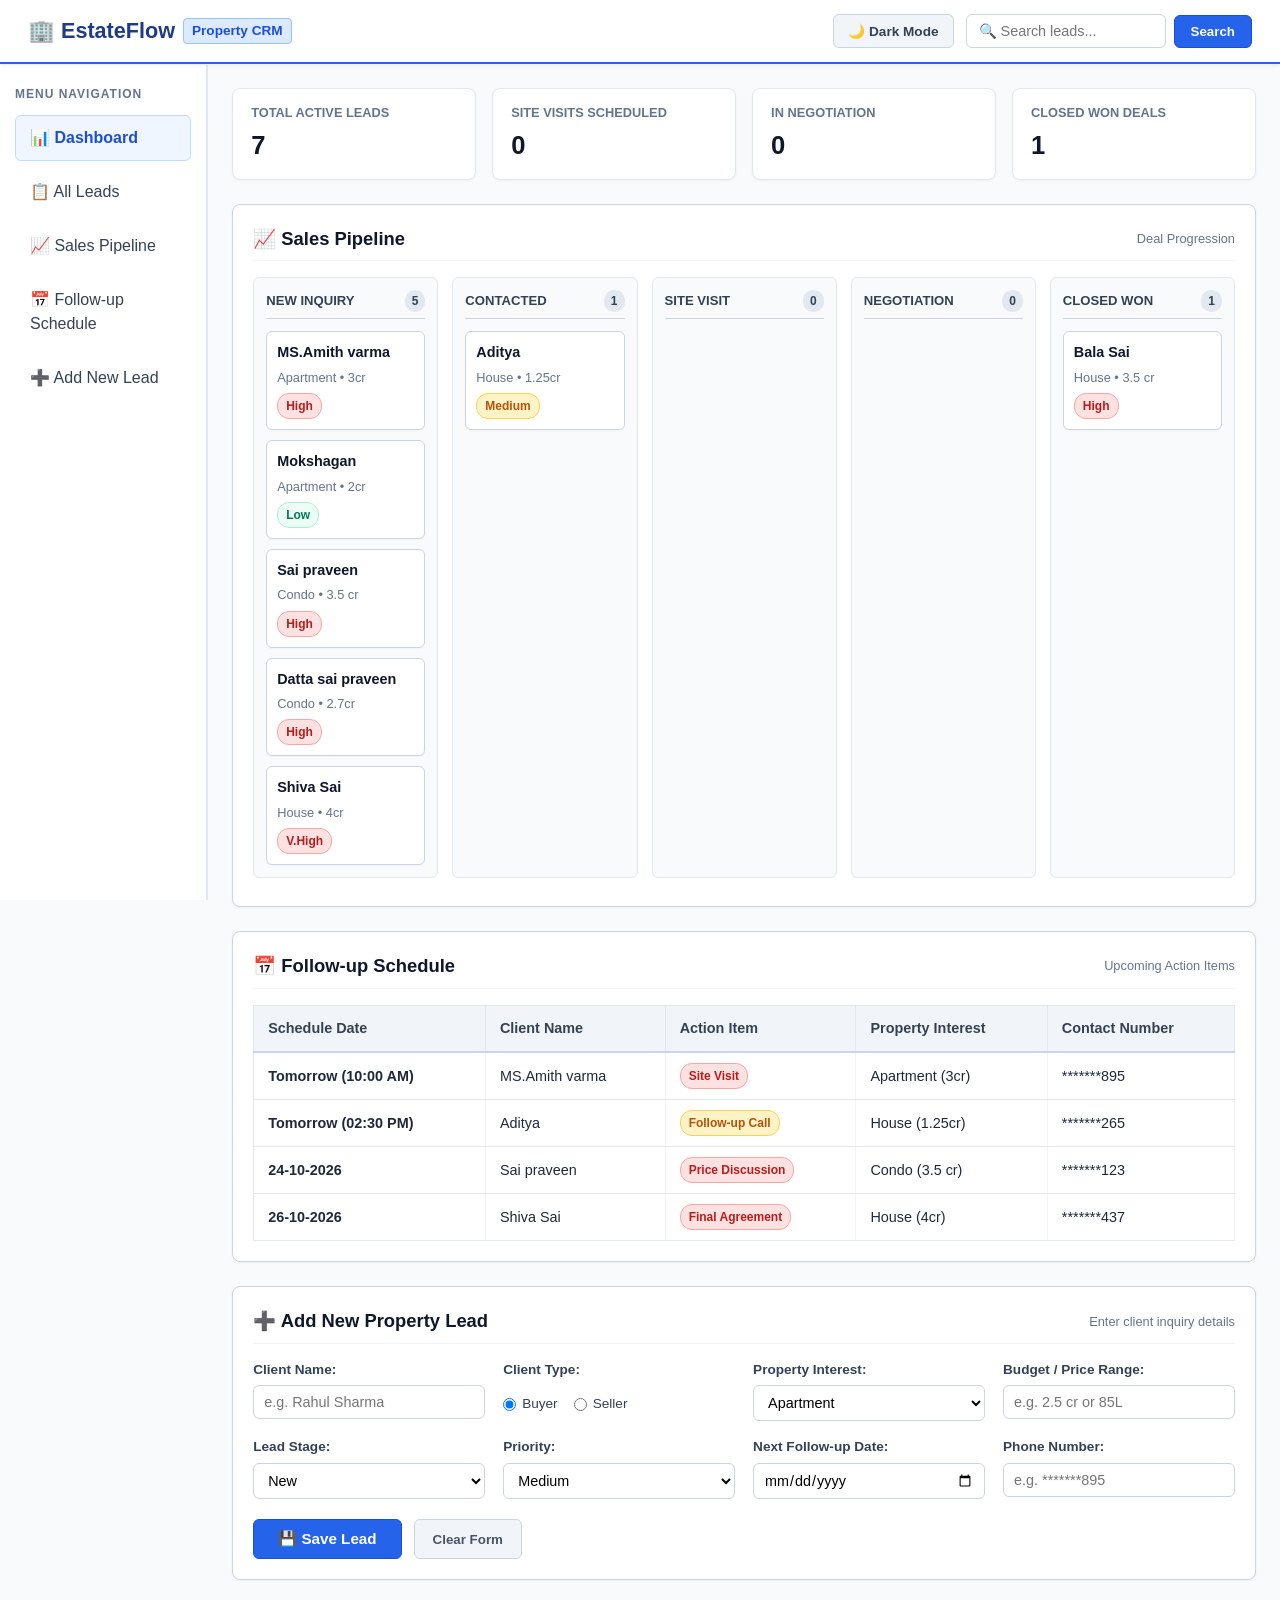
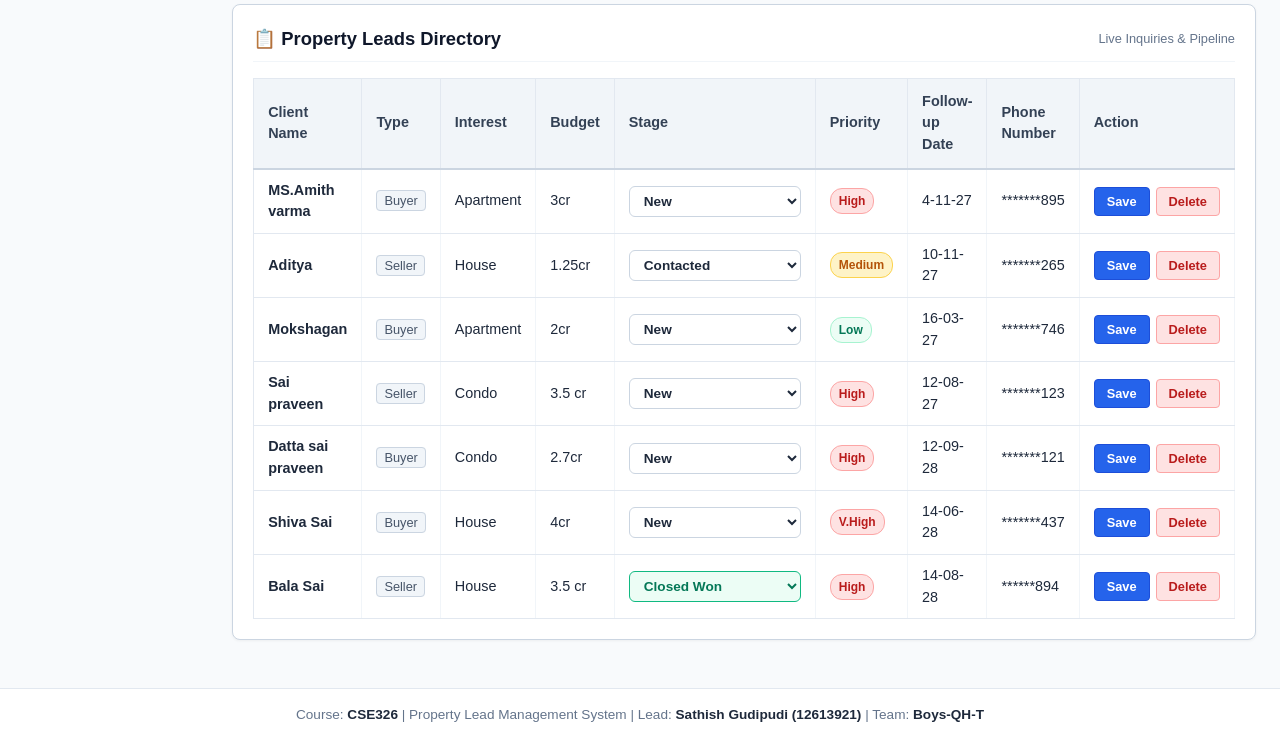
<file: index.html>
<!DOCTYPE html>
<html lang="en">
<head>
    <meta charset="UTF-8">
    <meta name="viewport" content="width=device-width, initial-scale=1.0">
    <title>EstateFlow - Property Lead Management</title>
    <link rel="stylesheet" href="style.css?v=3">
</head>
<body>

    <header class="navbar">
        <h1 class="main-heading">
            🏢 EstateFlow <span>Property CRM</span>
        </h1>
        <div class="navbar-right">
            <button type="button" id="themeToggle" class="theme-toggle">🌙 Dark Mode</button>
            <form id="searchForm" class="searching-section">
                <input type="text" id="searchInput" placeholder="🔍 Search leads..." class="searching-input">
                <button type="submit" class="search-button">Search</button>
            </form>
        </div>
    </header>

    <div class="layout-container">

        <aside class="sidebar">
            <div class="sidebar-title">Menu Navigation</div>
            <ul class="navigation-links">
                <li><a href="#" class="active">📊 Dashboard</a></li>
                <li><a href="#leadsTableSection">📋 All Leads</a></li>
                <li><a href="#salesPipelineSection">📈 Sales Pipeline</a></li>
                <li><a href="#followUpSection">📅 Follow-up Schedule</a></li>
                <li><a href="#leadFormSection">➕ Add New Lead</a></li>
            </ul>
        </aside>

        <main class="main-content">

            <div class="metrics-row">
                <div class="metric-card">
                    <p>Total Active Leads</p>
                    <h3 id="totalLeadsCount">7</h3>
                </div>
                <div class="metric-card">
                    <p>Site Visits Scheduled</p>
                    <h3 id="metricVisits">0</h3>
                </div>
                <div class="metric-card">
                    <p>In Negotiation</p>
                    <h3 id="metricNegotiation">0</h3>
                </div>
                <div class="metric-card">
                    <p>Closed Won Deals</p>
                    <h3 id="metricClosed">1</h3>
                </div>
            </div>

            <section class="card-box" id="salesPipelineSection">
                <h2 class="card-title">
                    <span>📈 Sales Pipeline</span>
                    <small style="font-size: 0.8rem; font-weight: normal; color: #64748b;">Deal Progression</small>
                </h2>

                <div class="pipeline-container">
                    <div class="pipeline-column">
                        <div class="pipeline-header">
                            <h4>New Inquiry</h4>
                            <span class="count-badge" id="countNew">0</span>
                        </div>
                        <div class="pipeline-cards" id="cardsNew"></div>
                    </div>

                    <div class="pipeline-column">
                        <div class="pipeline-header">
                            <h4>Contacted</h4>
                            <span class="count-badge" id="countContacted">0</span>
                        </div>
                        <div class="pipeline-cards" id="cardsContacted"></div>
                    </div>

                    <div class="pipeline-column">
                        <div class="pipeline-header">
                            <h4>Site Visit</h4>
                            <span class="count-badge" id="countVisit">0</span>
                        </div>
                        <div class="pipeline-cards" id="cardsVisit"></div>
                    </div>

                    <div class="pipeline-column">
                        <div class="pipeline-header">
                            <h4>Negotiation</h4>
                            <span class="count-badge" id="countNegotiation">0</span>
                        </div>
                        <div class="pipeline-cards" id="cardsNegotiation"></div>
                    </div>

                    <div class="pipeline-column">
                        <div class="pipeline-header">
                            <h4>Closed Won</h4>
                            <span class="count-badge" id="countClosed">0</span>
                        </div>
                        <div class="pipeline-cards" id="cardsClosed"></div>
                    </div>
                </div>
            </section>

            <section class="card-box" id="followUpSection">
                <h2 class="card-title">
                    <span>📅 Follow-up Schedule</span>
                    <small style="font-size: 0.8rem; font-weight: normal; color: #64748b;">Upcoming Action Items</small>
                </h2>

                <div class="table-responsive">
                    <table class="leads-table">
                        <thead>
                            <tr>
                                <th>Schedule Date</th>
                                <th>Client Name</th>
                                <th>Action Item</th>
                                <th>Property Interest</th>
                                <th>Contact Number</th>
                            </tr>
                        </thead>
                        <tbody>
                            <tr>
                                <td><strong>Tomorrow (10:00 AM)</strong></td>
                                <td>MS.Amith varma</td>
                                <td><span class="badge badge-high">Site Visit</span></td>
                                <td>Apartment (3cr)</td>
                                <td>*******895</td>
                            </tr>
                            <tr>
                                <td><strong>Tomorrow (02:30 PM)</strong></td>
                                <td>Aditya</td>
                                <td><span class="badge badge-medium">Follow-up Call</span></td>
                                <td>House (1.25cr)</td>
                                <td>*******265</td>
                            </tr>
                            <tr>
                                <td><strong>24-10-2026</strong></td>
                                <td>Sai praveen</td>
                                <td><span class="badge badge-high">Price Discussion</span></td>
                                <td>Condo (3.5 cr)</td>
                                <td>*******123</td>
                            </tr>
                            <tr>
                                <td><strong>26-10-2026</strong></td>
                                <td>Shiva Sai</td>
                                <td><span class="badge badge-vhigh">Final Agreement</span></td>
                                <td>House (4cr)</td>
                                <td>*******437</td>
                            </tr>
                        </tbody>
                    </table>
                </div>
            </section>

            <section class="card-box" id="leadFormSection">
                <h2 class="card-title">
                    <span>➕ Add New Property Lead</span>
                    <small style="font-size: 0.8rem; font-weight: normal; color: #64748b;">Enter client inquiry details</small>
                </h2>

                <form id="leadForm" class="lead-form">
                    <div class="form-group">
                        <label for="clientName">Client Name:</label>
                        <input type="text" id="clientName" placeholder="e.g. Rahul Sharma" required>
                    </div>

                    <div class="form-group">
                        <label>Client Type:</label>
                        <div class="radio-group">
                            <label><input type="radio" name="clientType" value="Buyer" checked> Buyer</label>
                            <label><input type="radio" name="clientType" value="Seller"> Seller</label>
                        </div>
                    </div>

                    <div class="form-group">
                        <label for="propertyInterest">Property Interest:</label>
                        <select id="propertyInterest">
                            <option value="Apartment">Apartment</option>
                            <option value="House">House</option>
                            <option value="Condo">Condo</option>
                            <option value="Villa">Luxury Villa</option>
                            <option value="Commercial">Commercial Office</option>
                        </select>
                    </div>

                    <div class="form-group">
                        <label for="budget">Budget / Price Range:</label>
                        <input type="text" id="budget" placeholder="e.g. 2.5 cr or 85L" required>
                    </div>

                    <div class="form-group">
                        <label for="leadStage">Lead Stage:</label>
                        <select id="leadStage">
                            <option value="New">New</option>
                            <option value="Contacted">Contacted</option>
                            <option value="Site Visit Scheduled">Site Visit Scheduled</option>
                            <option value="In Negotiation">In Negotiation</option>
                            <option value="Closed Won">Closed Won</option>
                            <option value="Cancelled">Cancelled</option>
                        </select>
                    </div>

                    <div class="form-group">
                        <label for="priority">Priority:</label>
                        <select id="priority">
                            <option value="High">High</option>
                            <option value="Medium" selected>Medium</option>
                            <option value="Low">Low</option>
                            <option value="V.High">V.High</option>
                        </select>
                    </div>

                    <div class="form-group">
                        <label for="followUpDate">Next Follow-up Date:</label>
                        <input type="date" id="followUpDate">
                    </div>

                    <div class="form-group">
                        <label for="phoneNumber">Phone Number:</label>
                        <input type="text" id="phoneNumber" placeholder="e.g. *******895">
                    </div>

                    <div class="form-actions">
                        <button type="submit" class="btn-submit">💾 Save Lead</button>
                        <button type="reset" class="btn-reset">Clear Form</button>
                    </div>
                </form>
            </section>

            <section class="card-box" id="leadsTableSection">
                <h2 class="card-title">
                    <span>📋 Property Leads Directory</span>
                    <small style="font-size: 0.8rem; font-weight: normal; color: #64748b;">Live Inquiries & Pipeline</small>
                </h2>

                <div class="table-responsive">
                    <table class="leads-table">
                        <thead>
                            <tr>
                                <th>Client Name</th>
                                <th>Type</th>
                                <th>Interest</th>
                                <th>Budget</th>
                                <th>Stage</th>
                                <th>Priority</th>
                                <th>Follow-up Date</th>
                                <th>Phone Number</th>
                                <th>Action</th>
                            </tr>
                        </thead>
                        <tbody id="leadsTableBody"></tbody>
                    </table>
                </div>
            </section>

        </main>
    </div>

    <div id="toastNotice" class="toast-notice">Saved successfully!</div>

    <footer class="page-footer">
        <p>
            Course: <strong>CSE326</strong> | 
            Property Lead Management System | 
            Lead: <strong>Sathish Gudipudi (12613921)</strong> | 
            Team: <strong>Boys-QH-T</strong>
        </p>
    </footer>

    <script src="script.js?v=3"></script>
</body>
</html>
</file>
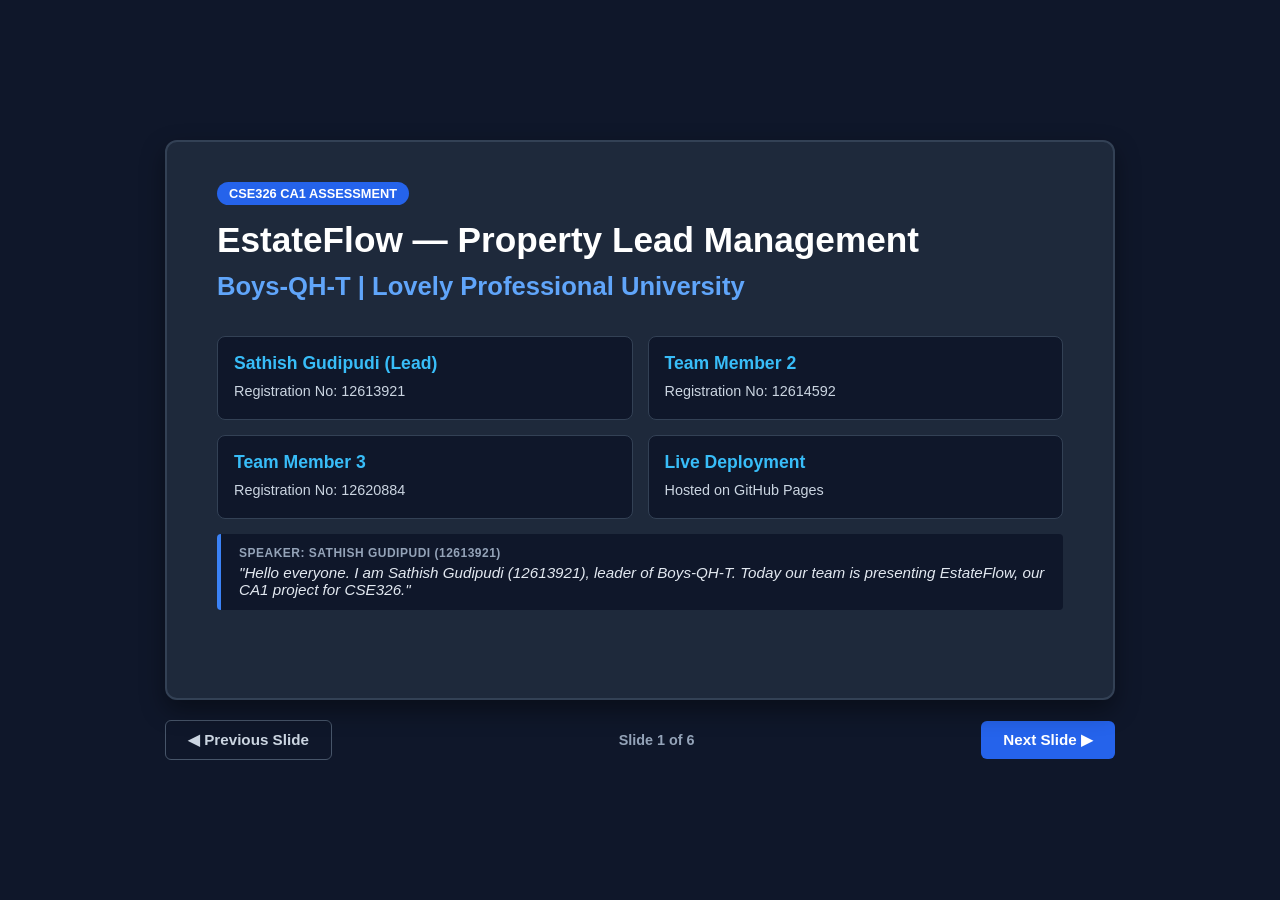
<file: presentation.html>
<!DOCTYPE html>
<html lang="en">
<head>
    <meta charset="UTF-8">
    <meta name="viewport" content="width=device-width, initial-scale=1.0">
    <title>EstateFlow - CA1 Video Presentation Deck</title>
    <style>
        * {
            margin: 0;
            padding: 0;
            box-sizing: border-box;
            font-family: 'Segoe UI', Tahoma, Geneva, Verdana, sans-serif;
        }

        body {
            background-color: #0f172a;
            color: #ffffff;
            display: flex;
            flex-direction: column;
            justify-content: center;
            align-items: center;
            min-height: 100vh;
            padding: 20px;
        }

        .slide-container {
            width: 100%;
            max-width: 950px;
            min-height: 560px;
            background-color: #1e293b;
            border: 2px solid #334155;
            border-radius: 12px;
            padding: 40px 50px;
            display: flex;
            flex-direction: column;
            justify-content: space-between;
            box-shadow: 0 10px 25px rgba(0, 0, 0, 0.4);
            position: relative;
        }

        .slide {
            display: none;
            flex-direction: column;
            height: 100%;
        }

        .slide.active {
            display: flex;
        }

        .badge {
            display: inline-block;
            background-color: #2563eb;
            color: #ffffff;
            font-size: 0.8rem;
            font-weight: 700;
            padding: 4px 12px;
            border-radius: 20px;
            margin-bottom: 15px;
            text-transform: uppercase;
            width: fit-content;
        }

        h1 {
            font-size: 2.2rem;
            color: #ffffff;
            margin-bottom: 12px;
        }

        h2 {
            font-size: 1.6rem;
            color: #60a5fa;
            margin-bottom: 20px;
        }

        p {
            font-size: 1.05rem;
            color: #cbd5e1;
            line-height: 1.6;
            margin-bottom: 15px;
        }

        .speaker-box {
            background-color: #0f172a;
            border-left: 4px solid #3b82f6;
            padding: 12px 18px;
            border-radius: 4px;
            margin-top: auto;
            margin-bottom: 15px;
        }

        .speaker-label {
            font-size: 0.75rem;
            color: #94a3b8;
            text-transform: uppercase;
            font-weight: 700;
            letter-spacing: 0.5px;
        }

        .speaker-script {
            font-size: 0.95rem;
            color: #e2e8f0;
            font-style: italic;
            margin-top: 4px;
        }

        .grid-cards {
            display: grid;
            grid-template-columns: repeat(2, 1fr);
            gap: 15px;
            margin: 15px 0;
        }

        .card {
            background-color: #0f172a;
            border: 1px solid #334155;
            padding: 16px;
            border-radius: 8px;
        }

        .card h3 {
            font-size: 1.1rem;
            color: #38bdf8;
            margin-bottom: 6px;
        }

        .card p {
            font-size: 0.9rem;
            margin: 0;
        }

        .nav-controls {
            display: flex;
            justify-content: space-between;
            align-items: center;
            margin-top: 20px;
            width: 100%;
            max-width: 950px;
        }

        .btn {
            background-color: #2563eb;
            color: white;
            border: none;
            padding: 10px 22px;
            font-size: 0.95rem;
            font-weight: 600;
            border-radius: 6px;
            cursor: pointer;
            transition: 0.2s;
        }

        .btn:hover {
            background-color: #1d4ed8;
        }

        .btn-outline {
            background-color: transparent;
            border: 1.5px solid #475569;
            color: #cbd5e1;
        }

        .btn-outline:hover {
            background-color: #334155;
            color: white;
        }

        .slide-counter {
            color: #94a3b8;
            font-size: 0.9rem;
            font-weight: 600;
        }
    </style>
</head>
<body>

    <div class="slide-container">

        <!-- Slide 1: Title & Team -->
        <div class="slide active">
            <span class="badge">CSE326 CA1 Assessment</span>
            <h1>EstateFlow — Property Lead Management</h1>
            <h2>Boys-QH-T | Lovely Professional University</h2>
            <div class="grid-cards">
                <div class="card">
                    <h3>Sathish Gudipudi (Lead)</h3>
                    <p>Registration No: 12613921</p>
                </div>
                <div class="card">
                    <h3>Team Member 2</h3>
                    <p>Registration No: 12614592</p>
                </div>
                <div class="card">
                    <h3>Team Member 3</h3>
                    <p>Registration No: 12620884</p>
                </div>
                <div class="card">
                    <h3>Live Deployment</h3>
                    <p>Hosted on GitHub Pages</p>
                </div>
            </div>
            <div class="speaker-box">
                <div class="speaker-label">Speaker: Sathish Gudipudi (12613921)</div>
                <div class="speaker-script">"Hello everyone. I am Sathish Gudipudi (12613921), leader of Boys-QH-T. Today our team is presenting EstateFlow, our CA1 project for CSE326."</div>
            </div>
        </div>

        <!-- Slide 2: Problem Statement & Motivation -->
        <div class="slide">
            <span class="badge">The Challenge</span>
            <h1>Problem Statement & Motivation</h1>
            <h2>Why Property Agents Need EstateFlow</h2>
            <p>Property agents receive dozens of client inquiries daily from buyers and sellers across different channels. Without a centralized system:</p>
            <div class="grid-cards">
                <div class="card">
                    <h3>⚠️ Missed Follow-ups</h3>
                    <p>Agents lose track of client callback dates and site visit commitments.</p>
                </div>
                <div class="card">
                    <h3>📉 Lost Sales Pipeline</h3>
                    <p>Inquiries get forgotten between initial contact and deal closure.</p>
                </div>
                <div class="card">
                    <h3>🔍 Search Inefficiency</h3>
                    <p>No quick way to find matching budgets and property types.</p>
                </div>
                <div class="card">
                    <h3>📊 Lack of Visibility</h3>
                    <p>Absence of real-time metrics on deals in progress.</p>
                </div>
            </div>
            <div class="speaker-box">
                <div class="speaker-label">Speaker: Sathish Gudipudi (12613921)</div>
                <div class="speaker-script">"Our problem statement addresses how property brokers lose track of leads and follow-up history. EstateFlow provides a clean, responsive single-page web solution."</div>
            </div>
        </div>

        <!-- Slide 3: Core Solution Features -->
        <div class="slide">
            <span class="badge">Features</span>
            <h1>Key Features & Architecture</h1>
            <h2>Full Rubric Implementation</h2>
            <div class="grid-cards">
                <div class="card">
                    <h3>1. Dynamic Lead Form</h3>
                    <p>Captures client details, buyer/seller role, property type, budget, and priority.</p>
                </div>
                <div class="card">
                    <h3>2. Live Search Engine</h3>
                    <p>Real-time filtering of all leads without page reloads.</p>
                </div>
                <div class="card">
                    <h3>3. 4-Stage Sales Pipeline</h3>
                    <p>Visual board tracking: New Inquiry &rarr; Contacted &rarr; Site Visit &rarr; Closed Won.</p>
                </div>
                <div class="card">
                    <h3>4. Follow-up Schedule</h3>
                    <p>Action-item calendar for scheduled calls, visits, and negotiations.</p>
                </div>
            </div>
            <div class="speaker-box">
                <div class="speaker-label">Speaker: Team Member 2 (12614592)</div>
                <div class="speaker-script">"I am 12614592. I will demonstrate our core features: the lead intake form with client roles, budget validation, and our live search filter."</div>
            </div>
        </div>

        <!-- Slide 4: Working Live Demo Cue -->
        <div class="slide">
            <span class="badge">Live Demonstration</span>
            <h1>Live Project Demonstration</h1>
            <h2>Switching to Deployed Application</h2>
            <p style="font-size: 1.2rem; margin-top: 20px;">
                👉 Now switch tab to: <a href="https://sathish-08-x.github.io/Estate-Flow/" target="_blank" style="color: #60a5fa; text-decoration: underline;">sathish-08-x.github.io/Estate-Flow/</a>
            </p>
            <div class="card" style="margin-top: 20px;">
                <h3>Demo Checklist during video:</h3>
                <p>1. Fill out the "Add New Lead" form and click "Submit Lead".</p>
                <p>2. Show the lead appearing at the top of the table.</p>
                <p>3. Type in the search bar to demonstrate real-time filtering.</p>
                <p>4. Point out the Sales Pipeline columns and Follow-up Schedule table.</p>
            </div>
            <div class="speaker-box">
                <div class="speaker-label">Speaker: Team Member 2 & 3</div>
                <div class="speaker-script">"Watch as we submit a new lead into the form. The JavaScript DOM manipulation dynamically updates the table and increments the active leads counter."</div>
            </div>
        </div>

        <!-- Slide 5: Tech Stack & Contributions -->
        <div class="slide">
            <span class="badge">Implementation</span>
            <h1>Technologies Used & Contributions</h1>
            <h2>Clean Vanilla Web Development</h2>
            <div class="grid-cards">
                <div class="card">
                    <h3>HTML5 Semantic Tags</h3>
                    <p>Header, Aside, Main, Section, Table, Form.</p>
                </div>
                <div class="card">
                    <h3>CSS3 Layouts</h3>
                    <p>Flexbox navigation, Grid form, Outline box model.</p>
                </div>
                <div class="card">
                    <h3>JavaScript (ES6)</h3>
                    <p>Event handling, DOM row insertion, live keyup search.</p>
                </div>
                <div class="card">
                    <h3>Deployment</h3>
                    <p>Version controlled with Git and hosted on GitHub Pages.</p>
                </div>
            </div>
            <div class="speaker-box">
                <div class="speaker-label">Speaker: Team Member 3 (12620884)</div>
                <div class="speaker-script">"I am 12620884. We built this application using pure semantic HTML5, responsive CSS3 flexbox/grid, and vanilla JavaScript without external dependencies."</div>
            </div>
        </div>

        <!-- Slide 6: Summary & Submission Links -->
        <div class="slide">
            <span class="badge">Conclusion</span>
            <h1>Project Summary & Links</h1>
            <h2>Ready for Evaluation</h2>
            <p><strong>Project:</strong> EstateFlow - Property Lead Management System</p>
            <p><strong>GitHub:</strong> https://github.com/Sathish-08-x/Estate-Flow</p>
            <p><strong>Live URL:</strong> https://sathish-08-x.github.io/Estate-Flow/</p>
            <div class="speaker-box" style="margin-top: 30px;">
                <div class="speaker-label">Speaker: Sathish Gudipudi (12613921)</div>
                <div class="speaker-script">"Thank you for watching our presentation. EstateFlow is fully deployed and accessible on GitHub Pages. We look forward to our viva questions."</div>
            </div>
        </div>

    </div>

    <!-- Navigation Bar for Slides -->
    <div class="nav-controls">
        <button class="btn btn-outline" id="prevBtn" onclick="prevSlide()">◀ Previous Slide</button>
        <span class="slide-counter" id="slideCounter">Slide 1 of 6</span>
        <button class="btn" id="nextBtn" onclick="nextSlide()">Next Slide ▶</button>
    </div>

    <script>
        let currentSlide = 0;
        const slides = document.querySelectorAll('.slide');
        const counter = document.getElementById('slideCounter');

        function showSlide(index) {
            slides.forEach((slide, i) => {
                slide.classList.toggle('active', i === index);
            });
            counter.textContent = `Slide ${index + 1} of ${slides.length}`;
        }

        function nextSlide() {
            if (currentSlide < slides.length - 1) {
                currentSlide++;
                showSlide(currentSlide);
            }
        }

        function prevSlide() {
            if (currentSlide > 0) {
                currentSlide--;
                showSlide(currentSlide);
            }
        }

        // Allow arrow keys to navigate slides
        document.addEventListener('keydown', function(e) {
            if (e.key === 'ArrowRight' || e.key === 'Space') nextSlide();
            if (e.key === 'ArrowLeft') prevSlide();
        });
    </script>
</body>
</html>
</file>
<file: style.css>
html {
    scroll-behavior: smooth;
}

* {
    margin: 0;
    padding: 0;
    box-sizing: border-box;
    font-family: 'Segoe UI', Tahoma, Geneva, Verdana, sans-serif;
}

body {
    background-color: #f8fafc;
    color: #1e293b;
    line-height: 1.5;
    transition: background-color 0.3s, color 0.3s;
}

.navbar {
    display: flex;
    justify-content: space-between;
    align-items: center;
    background-color: #ffffff;
    padding: 14px 28px;
    border-bottom: 2px solid #2563eb;
    box-shadow: 0 2px 4px rgba(0, 0, 0, 0.05);
    position: sticky;
    top: 0;
    z-index: 100;
}

.main-heading {
    font-size: 1.35rem;
    font-weight: 700;
    color: #1e3a8a;
    display: flex;
    align-items: center;
    gap: 8px;
}

.main-heading span {
    font-size: 0.85rem;
    background-color: #dbeafe;
    color: #1d4ed8;
    padding: 2px 8px;
    border-radius: 4px;
    border: 1px solid #93c5fd;
}

.navbar-right {
    display: flex;
    align-items: center;
    gap: 12px;
}

.theme-toggle {
    padding: 8px 14px;
    background-color: #f1f5f9;
    border: 1.5px solid #cbd5e1;
    border-radius: 6px;
    font-size: 0.85rem;
    font-weight: 600;
    color: #334155;
    cursor: pointer;
    transition: all 0.2s;
}

.theme-toggle:hover {
    background-color: #e2e8f0;
    border-color: #94a3b8;
}

.searching-section {
    display: flex;
    align-items: center;
    gap: 8px;
}

.searching-input {
    padding: 8px 12px;
    border: 1.5px solid #cbd5e1;
    border-radius: 6px;
    outline: none;
    font-size: 0.9rem;
    width: 200px;
    transition: border-color 0.2s;
}

.searching-input:focus {
    border-color: #2563eb;
    outline: 2px solid #bfdbfe;
}

.search-button {
    padding: 8px 16px;
    background-color: #2563eb;
    color: #ffffff;
    border: 1px solid #1d4ed8;
    border-radius: 6px;
    font-weight: 600;
    cursor: pointer;
    transition: background-color 0.2s;
}

.search-button:hover {
    background-color: #1d4ed8;
}

.layout-container {
    display: flex;
    min-height: calc(100vh - 65px);
}

.sidebar {
    width: 230px;
    background-color: #ffffff;
    border-right: 2px solid #e2e8f0;
    padding: 20px 15px;
    position: sticky;
    top: 65px;
    height: calc(100vh - 65px);
}

.sidebar-title {
    font-size: 0.75rem;
    text-transform: uppercase;
    letter-spacing: 1px;
    color: #64748b;
    margin-bottom: 12px;
    font-weight: 700;
}

.navigation-links {
    list-style-type: none;
}

.navigation-links li {
    margin-bottom: 8px;
}

.navigation-links a {
    display: block;
    padding: 10px 14px;
    text-decoration: none;
    color: #334155;
    font-weight: 500;
    border-radius: 6px;
    border: 1px solid transparent;
    transition: all 0.2s;
}

.navigation-links a:hover {
    background-color: #f1f5f9;
    border: 1px solid #cbd5e1;
    color: #2563eb;
}

.navigation-links a.active {
    background-color: #eff6ff;
    color: #1d4ed8;
    font-weight: 600;
    border: 1px solid #bfdbfe;
}

.main-content {
    flex: 1;
    padding: 24px;
    background-color: #f8fafc;
}

.metrics-row {
    display: flex;
    gap: 16px;
    margin-bottom: 24px;
    flex-wrap: wrap;
}

.metric-card {
    flex: 1;
    min-width: 150px;
    background-color: #ffffff;
    padding: 14px 18px;
    border: 1.5px solid #e2e8f0;
    border-radius: 8px;
    box-shadow: 0 1px 3px rgba(0, 0, 0, 0.04);
}

.metric-card p {
    font-size: 0.8rem;
    color: #64748b;
    font-weight: 600;
    text-transform: uppercase;
}

.metric-card h3 {
    font-size: 1.6rem;
    color: #0f172a;
    margin-top: 4px;
}

.card-box {
    background-color: #ffffff;
    border: 1.5px solid #cbd5e1;
    border-radius: 8px;
    padding: 20px;
    margin-bottom: 24px;
    box-shadow: 0 1px 3px rgba(0, 0, 0, 0.05);
}

.card-title {
    font-size: 1.15rem;
    font-weight: 700;
    color: #0f172a;
    margin-bottom: 16px;
    padding-bottom: 8px;
    border-bottom: 1.5px solid #f1f5f9;
    display: flex;
    justify-content: space-between;
    align-items: center;
}

.lead-form {
    display: grid;
    grid-template-columns: repeat(auto-fit, minmax(220px, 1fr));
    gap: 14px 18px;
}

.form-group {
    display: flex;
    flex-direction: column;
    gap: 5px;
}

.form-group label {
    font-size: 0.85rem;
    font-weight: 600;
    color: #334155;
}

.form-group input[type="text"],
.form-group input[type="number"],
.form-group input[type="date"],
.form-group select {
    padding: 8px 10px;
    border: 1.5px solid #cbd5e1;
    border-radius: 6px;
    font-size: 0.9rem;
    background-color: #ffffff;
    outline: none;
    transition: border-color 0.2s;
}

.form-group input:focus,
.form-group select:focus {
    border-color: #2563eb;
    outline: 2px solid #bfdbfe;
}

.radio-group {
    display: flex;
    align-items: center;
    gap: 16px;
    height: 38px;
}

.radio-group label {
    display: flex;
    align-items: center;
    gap: 6px;
    cursor: pointer;
    font-weight: 500;
}

.form-actions {
    grid-column: 1 / -1;
    display: flex;
    gap: 12px;
    margin-top: 6px;
}

.btn-submit {
    padding: 10px 24px;
    background-color: #2563eb;
    color: #ffffff;
    font-weight: 600;
    border: 1.5px solid #1d4ed8;
    border-radius: 6px;
    cursor: pointer;
    transition: all 0.2s;
    font-size: 0.95rem;
}

.btn-submit:hover {
    background-color: #1d4ed8;
}

.btn-reset {
    padding: 10px 18px;
    background-color: #f1f5f9;
    color: #475569;
    font-weight: 600;
    border: 1.5px solid #cbd5e1;
    border-radius: 6px;
    cursor: pointer;
}

.btn-reset:hover {
    background-color: #e2e8f0;
}

.table-responsive {
    overflow-x: auto;
}

.leads-table {
    width: 100%;
    border-collapse: collapse;
    font-size: 0.9rem;
    text-align: left;
    border: 1.5px solid #e2e8f0;
}

.leads-table th {
    background-color: #f1f5f9;
    color: #334155;
    font-weight: 700;
    padding: 12px 14px;
    border-bottom: 2px solid #cbd5e1;
    border-right: 1px solid #e2e8f0;
}

.leads-table td {
    padding: 10px 14px;
    border-bottom: 1px solid #e2e8f0;
    border-right: 1px solid #f1f5f9;
    color: #1e293b;
    vertical-align: middle;
}

.leads-table tr:hover {
    background-color: #f8fafc;
}

.stage-select {
    padding: 6px 10px;
    border: 1.5px solid #cbd5e1;
    border-radius: 6px;
    font-size: 0.85rem;
    font-weight: 600;
    background-color: #ffffff;
    color: #1e293b;
    outline: none;
    cursor: pointer;
    transition: all 0.2s;
}

.stage-select:focus {
    border-color: #2563eb;
    outline: 2px solid #bfdbfe;
}

.stage-select.stage-won {
    border-color: #10b981;
    background-color: #ecfdf5;
    color: #047857;
}

.stage-select.stage-cancelled {
    border-color: #ef4444;
    background-color: #fee2e2;
    color: #b91c1c;
}

.stage-select.stage-negotiation {
    border-color: #8b5cf6;
    background-color: #f5f3ff;
    color: #6d28d9;
}

.action-buttons {
    display: flex;
    gap: 6px;
    align-items: center;
}

.btn-save {
    padding: 6px 12px;
    background-color: #2563eb;
    color: #ffffff;
    border: 1px solid #1d4ed8;
    border-radius: 4px;
    font-size: 0.8rem;
    font-weight: 600;
    cursor: pointer;
    transition: all 0.2s;
}

.btn-save:hover {
    background-color: #1d4ed8;
}

.btn-save.saved {
    background-color: #10b981;
    border-color: #059669;
}

.btn-delete {
    padding: 6px 12px;
    background-color: #fee2e2;
    color: #b91c1c;
    border: 1px solid #fca5a5;
    border-radius: 4px;
    font-size: 0.8rem;
    font-weight: 600;
    cursor: pointer;
    transition: all 0.2s;
}

.btn-delete:hover {
    background-color: #ef4444;
    color: #ffffff;
}

.badge {
    display: inline-block;
    padding: 3px 8px;
    border-radius: 12px;
    font-size: 0.75rem;
    font-weight: 600;
    text-align: center;
}

.badge-high, .badge-vhigh {
    background-color: #fee2e2;
    color: #b91c1c;
    border: 1px solid #fca5a5;
}

.badge-medium {
    background-color: #fef3c7;
    color: #b45309;
    border: 1px solid #fcd34d;
}

.badge-low {
    background-color: #ecfdf5;
    color: #047857;
    border: 1px solid #a7f3d0;
}

.badge-type {
    background-color: #f1f5f9;
    color: #475569;
    border: 1px solid #cbd5e1;
    font-size: 0.8rem;
    padding: 2px 7px;
    border-radius: 4px;
}

.pipeline-container {
    display: flex;
    gap: 14px;
    overflow-x: auto;
    padding-bottom: 8px;
}

.pipeline-column {
    flex: 1;
    min-width: 180px;
    background-color: #f8fafc;
    border: 1.5px solid #e2e8f0;
    border-radius: 6px;
    padding: 12px;
}

.pipeline-header {
    display: flex;
    justify-content: space-between;
    align-items: center;
    margin-bottom: 12px;
    padding-bottom: 6px;
    border-bottom: 1.5px solid #cbd5e1;
}

.pipeline-header h4 {
    font-size: 0.82rem;
    color: #334155;
    text-transform: uppercase;
}

.count-badge {
    background-color: #e2e8f0;
    color: #334155;
    font-size: 0.75rem;
    font-weight: 700;
    padding: 2px 7px;
    border-radius: 10px;
}

.pipeline-cards {
    display: flex;
    flex-direction: column;
    gap: 10px;
    min-height: 50px;
}

.pipeline-card {
    background-color: #ffffff;
    border: 1.5px solid #cbd5e1;
    border-radius: 6px;
    padding: 10px;
    box-shadow: 0 1px 2px rgba(0, 0, 0, 0.03);
}

.pipeline-card h5 {
    font-size: 0.9rem;
    color: #0f172a;
    margin-bottom: 4px;
}

.pipeline-card p {
    font-size: 0.8rem;
    color: #64748b;
    margin-bottom: 6px;
}

.toast-notice {
    position: fixed;
    bottom: 25px;
    right: 25px;
    background-color: #10b981;
    color: #ffffff;
    padding: 12px 20px;
    border-radius: 6px;
    font-weight: 600;
    font-size: 0.9rem;
    box-shadow: 0 4px 12px rgba(0, 0, 0, 0.15);
    z-index: 1000;
    display: none;
    animation: fadeIn 0.3s;
}

@keyframes fadeIn {
    from { opacity: 0; transform: translateY(10px); }
    to { opacity: 1; transform: translateY(0); }
}

.page-footer {
    text-align: center;
    padding: 16px;
    background-color: #ffffff;
    border-top: 1.5px solid #e2e8f0;
    font-size: 0.85rem;
    color: #64748b;
}

.page-footer strong {
    color: #1e293b;
}

body.dark-mode {
    background-color: #0f172a;
    color: #f1f5f9;
}

body.dark-mode .navbar,
body.dark-mode .sidebar,
body.dark-mode .card-box,
body.dark-mode .metric-card,
body.dark-mode .page-footer {
    background-color: #1e293b;
    border-color: #334155;
    color: #f1f5f9;
}

body.dark-mode .main-heading {
    color: #60a5fa;
}

body.dark-mode .theme-toggle {
    background-color: #334155;
    color: #f8fafc;
    border-color: #475569;
}

body.dark-mode .theme-toggle:hover {
    background-color: #475569;
}

body.dark-mode .card-title {
    color: #f8fafc;
    border-bottom-color: #334155;
}

body.dark-mode .form-group label {
    color: #cbd5e1;
}

body.dark-mode .form-group input,
body.dark-mode .form-group select,
body.dark-mode .searching-input {
    background-color: #0f172a;
    color: #f8fafc;
    border-color: #475569;
}

body.dark-mode .btn-reset {
    background-color: #334155;
    color: #cbd5e1;
    border-color: #475569;
}

body.dark-mode .btn-reset:hover {
    background-color: #475569;
}

body.dark-mode .leads-table {
    border-color: #334155;
}

body.dark-mode .leads-table th {
    background-color: #0f172a;
    color: #94a3b8;
    border-color: #334155;
}

body.dark-mode .leads-table td {
    border-color: #334155;
    color: #e2e8f0;
}

body.dark-mode .leads-table tr:hover {
    background-color: #334155;
}

body.dark-mode .stage-select {
    background-color: #0f172a;
    color: #f8fafc;
    border-color: #475569;
}

body.dark-mode .pipeline-column {
    background-color: #0f172a;
    border-color: #334155;
}

body.dark-mode .pipeline-card {
    background-color: #1e293b;
    border-color: #475569;
}

body.dark-mode .pipeline-card h5 {
    color: #f8fafc;
}

body.dark-mode .pipeline-header h4 {
    color: #94a3b8;
}

body.dark-mode .pipeline-header {
    border-bottom-color: #334155;
}

body.dark-mode .count-badge {
    background-color: #334155;
    color: #cbd5e1;
}

body.dark-mode .navigation-links a {
    color: #cbd5e1;
}

body.dark-mode .navigation-links a:hover {
    background-color: #334155;
    color: #60a5fa;
}

body.dark-mode .navigation-links a.active {
    background-color: #1e3a8a;
    color: #bfdbfe;
    border-color: #3b82f6;
}

body.dark-mode .metric-card h3 {
    color: #f8fafc;
}
</file>
